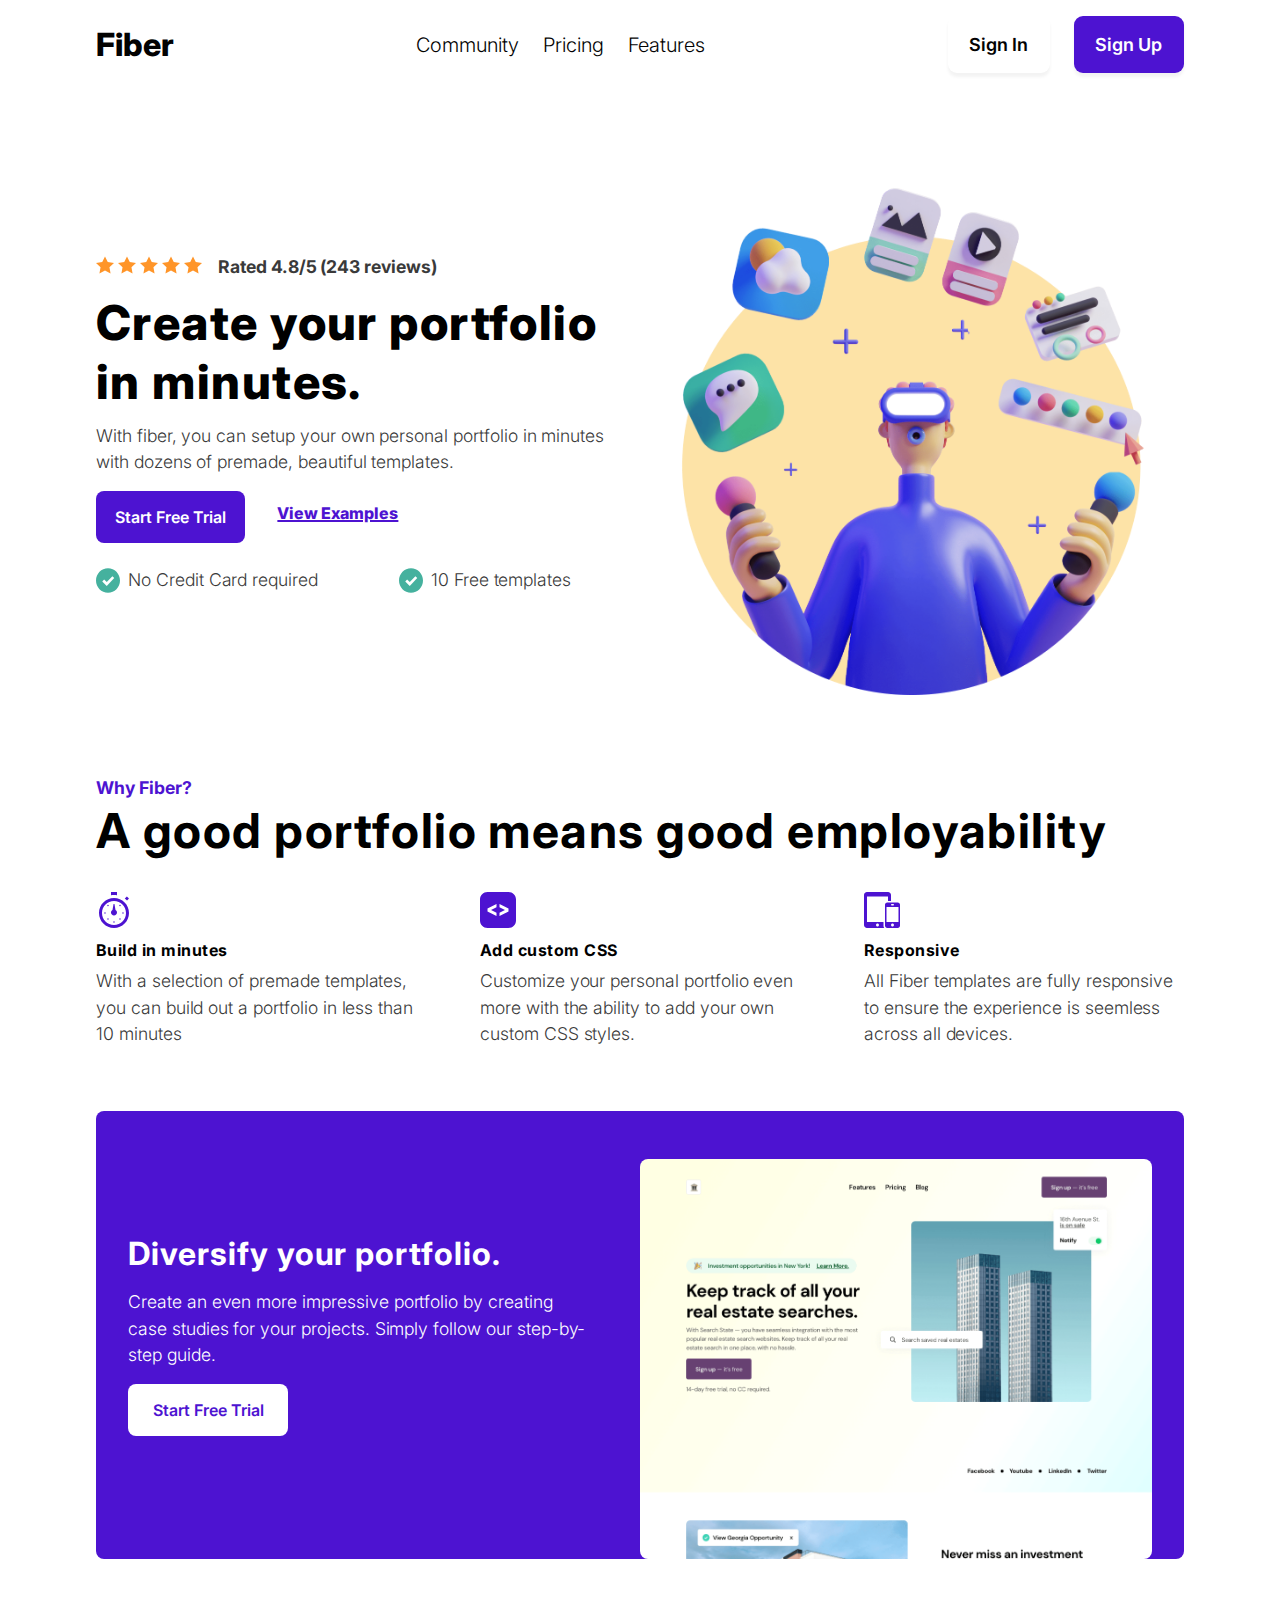
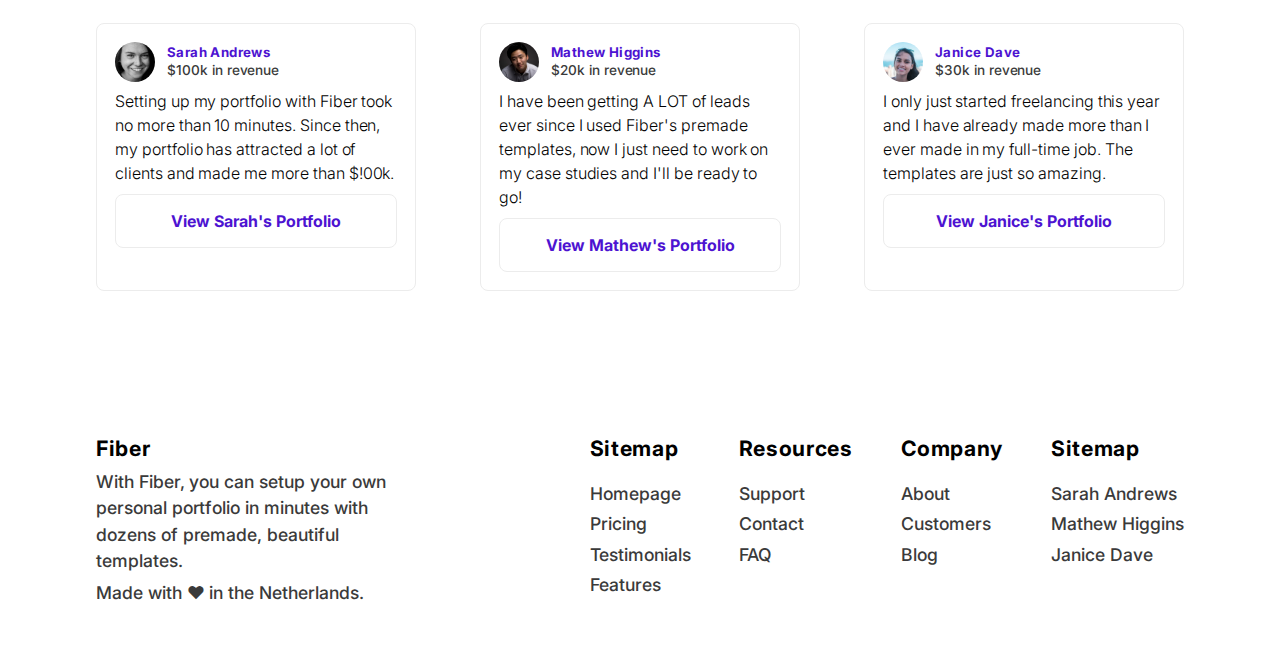
<file: index.html>
<!DOCTYPE html>
<html lang="en">
  <head>
    <meta charset="UTF-8" />
    <meta http-equiv="X-UA-Compatible" content="IE=edge" />
    <meta name="viewport" content="width=device-width, initial-scale=1.0" />
    <title>Fiber Landing Page</title>

    <link rel="stylesheet" href="./style.css" />
    <!-- GOOGLE FONTS -->
    <link rel="preconnect" href="https://fonts.gstatic.com" />
    <link
      href="https://fonts.googleapis.com/css2?family=Inter:wght@300;400;600;700;800&display=swap"
      rel="stylesheet"
    />
  </head>
  <body>
    <header class="header section-center">
      <div class="mobile-nav-wrapper flex">
        <a href="#" class="logo">Fiber</a>
        <button class="hamburguer">
          <img
            src="./assets/hamburguer.svg"
            alt="Open navigation menu"
            class="svg svg--hamburguer"
          />
        </button>
      </div>

      <nav class="nav">
        <ul class="nav__left-items flex">
          <li class="nav__item">
            <a href="#">Community</a>
          </li>
          <li class="nav__item">
            <a href="#">Pricing</a>
          </li>
          <li class="nav__item">
            <a href="#">Features</a>
          </li>
        </ul>

        <ul class="nav__right-items flex">
          <li>
            <a href="" class="btn btn--white clr-black">Sign In</a>
          </li>
          <li>
            <a href="./sign-up.html" class="btn">Sign Up</a>
          </li>
        </ul>
      </nav>
    </header>

    <section class="section-hero section-center">
      <div class="section-hero__img-wrapper">
        <img
          srcset="
            ./assets/hero-illustration-sm.png  482w,
            ./assets/hero-illustration-md.png  771w,
            ./assets/hero-illustration.png    2474w
          "
          sizes="(max-width: 600px) 482px,
          (max-width: 900px) 771px,
          2474px"
          src="./assets/hero-illustration.png"
          alt=""
          class="svg section-hero__img"
        />
      </div>
      <div class="section-hero__info flex">
        <!--  -->
        <div class="rating">
          <div class="rating__stars">
            <img src="./assets/star.svg" alt="" class="svg svg--star" />
            <img src="./assets/star.svg" alt="" class="svg svg--star" />
            <img src="./assets/star.svg" alt="" class="svg svg--star" />
            <img src="./assets/star.svg" alt="" class="svg svg--star" />
            <img src="./assets/star.svg" alt="" class="svg svg--star" />
          </div>
          <p class="rating__text">Rated 4.8/5 (243 reviews)</p>
        </div>
        <!--  -->
        <h1>Create your portfolio in minutes.</h1>
        <p>
          With fiber, you can setup your own personal portfolio in minutes with
          dozens of premade, beautiful templates.
        </p>
        <!--  -->
        <div class="section-hero__links">
          <a href="#" class="btn">Start Free Trial</a>
          <a href="#" class="stylized-link">View Examples</a>
        </div>
        <!--  -->
        <div class="checks flex flex--column">
          <div class="checks__item flex">
            <img src="./assets/checkmark.svg" alt="" class="svg svg--check" />
            <p>No Credit Card required</p>
          </div>
          <div class="checks__item flex">
            <img src="./assets/checkmark.svg" alt="" class="svg svg--check" />
            <p>10 Free templates</p>
          </div>
        </div>
        <!--  -->
      </div>
    </section>

    <section class="section-why-fiber section-center">
      <p>Why Fiber?</p>
      <h3>A good portfolio means good employability</h3>
    </section>

    <section id="features" class="section section-cards section-center">
      <!-- card -->
      <div class="card">
        <img src="./assets/time.svg" alt="" class="svg svg--card" />
        <h4>Build in minutes</h4>
        <p>
          With a selection of premade templates, you can build out a portfolio
          in less than 10 minutes
        </p>
      </div>
      <!-- card -->
      <div class="card">
        <img src="./assets/code.svg" alt="" class="svg svg--card" />
        <h4>Add custom CSS</h4>
        <p>
          Customize your personal portfolio even more with the ability to add
          your own custom CSS styles.
        </p>
      </div>
      <!-- card -->
      <div class="card">
        <img src="./assets/all-sizes.svg" alt="" class="svg svg--card" />
        <h4>Responsive</h4>
        <p>
          All Fiber templates are fully responsive to ensure the experience is
          seemless across all devices.
        </p>
      </div>
    </section>

    <section class="section-free-trial section-center flex">
      <div class="section-free-trial__info flex flex--column">
        <h2>Diversify your portfolio.</h2>
        <p>
          Create an even more impressive portfolio by creating case studies for
          your projects. Simply follow our step-by-step guide.
        </p>
        <a href="#" class="btn btn--white clr-purple">Start Free Trial</a>
      </div>
      <img
        srcset="
          ./assets/page-image-sm.png  482w,
          ./assets/page-image-md.png  771w,
          ./assets/page-image.png    2308w
        "
        sizes="(max-width: 600px) 482px,
          (max-width: 900px) 771px,
          2308px"
        src="./assets/page-image.png"
        alt=""
        class="svg section-hero__img"
      />
    </section>

    <section id="testimonials" class="section-testimonials section-center">
      <!-- testimonial -->
      <div class="testimonial">
        <div class="testimonial__person-info flex">
          <img
            src="./assets/user-avatar.svg"
            alt="A picture of Sarah"
            class="svg svg--avatar"
          />
          <div class="flex flex--column">
            <h5>Sarah Andrews</h5>
            <p>$100k in revenue</p>
          </div>
        </div>
        <!--  -->
        <div class="testimonial__feedback">
          <p>
            Setting up my portfolio with Fiber took no more than 10 minutes.
            Since then, my portfolio has attracted a lot of clients and made me
            more than $!00k.
          </p>
        </div>
        <!--  -->
        <a href="#" class="btn btn--white clr-purple">View Sarah's Portfolio</a>
      </div>
      <!-- testimonial -->
      <div class="testimonial">
        <div class="testimonial__person-info flex">
          <img
            src="./assets/user-avatar-2.svg"
            alt="A picture of Mathew"
            class="svg svg--avatar"
          />
          <div class="flex flex--column">
            <h5>Mathew Higgins</h5>
            <p>$20k in revenue</p>
          </div>
        </div>
        <!--  -->
        <div class="testimonial__feedback">
          <p>
            I have been getting A LOT of leads ever since I used Fiber's premade
            templates, now I just need to work on my case studies and I'll be
            ready to go!
          </p>
        </div>
        <!--  -->
        <a href="#" class="btn btn--white clr-purple"
          >View Mathew's Portfolio</a
        >
      </div>
      <!-- testimonial -->
      <div class="testimonial">
        <div class="testimonial__person-info flex">
          <img
            src="./assets/user-avatar-3.svg"
            alt="A picture of janice"
            class="svg svg--avatar"
          />
          <div class="flex flex--column">
            <h5>Janice Dave</h5>
            <p>$30k in revenue</p>
          </div>
        </div>
        <!--  -->
        <div class="testimonial__feedback">
          <p>
            I only just started freelancing this year and I have already made
            more than I ever made in my full-time job. The templates are just so
            amazing.
          </p>
        </div>
        <!--  -->
        <a href="#" class="btn btn--white clr-purple"
          >View Janice's Portfolio</a
        >
      </div>
    </section>
    <!--  -->
    <footer class="footer section-center flex">
      <div class="footer__item flex flex--column">
        <h6 class="footer__fiber">Fiber</h6>
        <p>
          With Fiber, you can setup your own personal portfolio in minutes with
          dozens of premade, beautiful templates.
        </p>
        <p>Made with ❤ in the Netherlands.</p>
      </div>

      <div class="footer__item flex flex--column">
        <h6>Sitemap</h6>
        <ul>
          <li><a href="#">Homepage</a></li>
          <li><a href="#">Pricing</a></li>
          <li><a href="#testimonials">Testimonials</a></li>
          <li><a href="#features">Features</a></li>
        </ul>
      </div>
      <div class="footer__item flex flex--column">
        <h6>Resources</h6>
        <ul>
          <li><a href="#">Support</a></li>
          <li><a href="#">Contact</a></li>
          <li><a href="#">FAQ</a></li>
        </ul>
      </div>
      <div class="footer__item flex flex--column">
        <h6>Company</h6>
        <ul>
          <li><a href="#">About</a></li>
          <li><a href="#">Customers</a></li>
          <li><a href="#">Blog</a></li>
        </ul>
      </div>
      <div class="footer__item flex flex--column">
        <h6>Sitemap</h6>
        <ul>
          <li><a href="#">Sarah Andrews</a></li>
          <li><a href="#">Mathew Higgins</a></li>
          <li><a href="#">Janice Dave</a></li>
        </ul>
      </div>
    </footer>
    <script src="./script.js"></script>
  </body>
</html>
</file>
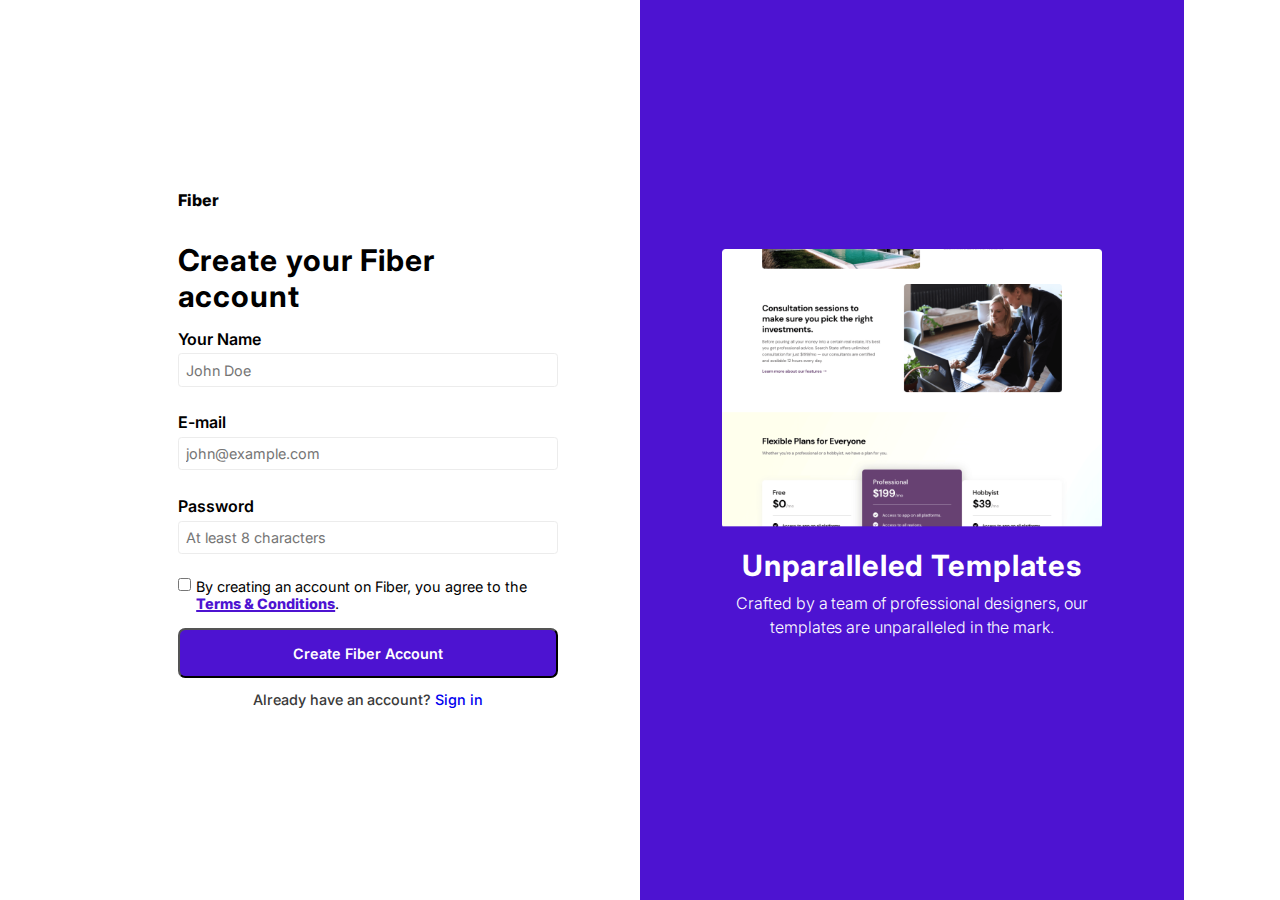
<file: sign-up.html>
<!DOCTYPE html>
<html lang="en">
  <head>
    <meta charset="UTF-8" />
    <meta http-equiv="X-UA-Compatible" content="IE=edge" />
    <meta name="viewport" content="width=device-width, initial-scale=1.0" />
    <title>Fiber - Sign Up</title>

    <link rel="stylesheet" href="./style.css" />
    <!-- GOOGLE FONTS -->
    <link rel="preconnect" href="https://fonts.gstatic.com" />
    <link
      href="https://fonts.googleapis.com/css2?family=Inter:wght@300;400;600;700;800&display=swap"
      rel="stylesheet"
    />
  </head>
  <body>
    <section class="signup-wrapper flex section-center">
      <article class="section-login-form-wrapper flex">
        <div class="section-login-form section-center flex flex--column">
          <a class="logo" href="index.html">Fiber</a>
          <h3 class="section-login-form__header">Create your Fiber account</h3>

          <form class="login-form" action="">
            <div class="login-form__text" id="user">
              <label class="form-label" for="name">Your Name</label>
              <input
                class="form-control"
                type="text"
                name="name"
                placeholder="John Doe"
                required
              />
            </div>
            <div class="login-form__text" id="email">
              <label class="form-label" for="email">E-mail</label>
              <input
                class="form-control"
                type="email"
                name="email"
                placeholder="john@example.com"
                required
              />
            </div>
            <div class="login-form__text" id="password">
              <label class="form-label" for="password">Password</label>
              <input
                class="form-control"
                type="password"
                name="password"
                placeholder="At least 8 characters"
                required
              />
            </div>
            <div class="terms-wrapper flex" id="terms">
              <input
                class="form-control--checkbox"
                type="checkbox"
                name="terms"
                required
              />
              <label class="form-label--terms" for="terms"
                >By creating an account on Fiber, you agree to the
                <a href="#" class="stylized-link fw-600">Terms & Conditions</a>.
              </label>
            </div>
            <input class="btn" type="submit" value="Create Fiber Account" />
          </form>
          <p>Already have an account? <a href="index.html">Sign in</a></p>
        </div>
      </article>

      <aside class="section-login-aside-wrapper flex">
        <div class="section-login-aside section-center flex flex--column">
          <div class="aside-img-wrapper flex flex--column">
            <img
              srcset="
                ./assets/sign-up-image.png     482w,
                ./assets/sign-up-image-md.png  771w,
                ./assets/sign-up-image.png    2128w
              "
              sizes="(max-width: 600px) 482px,
              (max-width: 900px) 771px,
              2128px"
              src="./assets/sign-up-image.png"
              alt=""
              class="aside__img"
            />
            <div class="section-login-aside__info flex flex--column">
              <h4>Unparalleled Templates</h4>
              <p>
                Crafted by a team of professional designers, our templates are
                unparalleled in the mark.
              </p>
            </div>
          </div>
        </div>
      </aside>
    </section>
  </body>
</html>
</file>
<file: style.css>
*,
*::before,
*::after {
  box-sizing: border-box;
  padding: 0;
  margin: 0;
}

:root {
  --clr-black: rgb(2, 2, 2);
  --clr-lgtest-gray: rgb(235, 235, 235);
  --clr-lgt-gray: rgb(236, 236, 236);
  --clr-gray: rgb(58, 58, 58);
  --clr-purple: #4d13d1;
  --clr-lgt-purple: #6a3ecf;
  --clr-white: rgb(255, 255, 255);

  --ff-inter: "Inter", sans-serif;

  --radius-lgt: 0.25em;
  --radius: 0.5em;

  --box-shadow-lgt: rgba(0, 0, 0, 0.05) 0px 0.1875em 0.1875em 0px;
  --box-shadow: rgba(0, 0, 0, 0.15) 0px 0.1875em 0.1875em 0px;
  --transition: 0.25s all ease;
}

/* // ======================== // */

html {
  scroll-behavior: smooth;
}

body {
  font-family: var(--ff-inter);
  font-weight: 300;
  overflow-x: hidden;
}

img {
  max-width: 100%;
}

button {
  background: transparent;
  border: none;
}

label {
  display: block;
  font-weight: 600;
}

button:not(.hamburguer),
input,
select,
textarea {
  font-family: inherit;
  font-size: 100%;
  margin: 0;
  padding: 0;
  width: 90%;
  transition: var(--transition);
}

input:focus {
  outline: none;
  border: 0.036rem solid var(--clr-purple);
  transform: scale(1.025);
}

h1,
h2,
h3,
h4,
h5,
h6 {
  margin: 0;
  padding: 0;
  letter-spacing: 0.03em;
}

h1 {
  font-weight: 800;
}

h3 {
  font-weight: 700;
  font-size: clamp(2rem, 1.5098rem + 2.0915vw, 3rem);
}

li {
  list-style: none;
  transition: var(--transition);
}

li:hover,
a:hover:not(.logo),
.btn:hover {
  transform: scale(1.05);
}

li:focus,
a:focus {
  outline: none;
  box-shadow: 0 0 0 0.1875em var(--clr-purple);
}

a {
  text-decoration: none;
  transition: var(--transition);
}

p {
  letter-spacing: -0.0027777778rem;
  line-height: 1.5;
  color: var(--clr-gray);
  font-size: clamp(1rem, 0.9566rem + 0.2013vw, 1.1rem);
}

.section-center {
  width: min(85%, 71.25rem);
  margin: 0 auto;
}

.flex {
  display: flex;
}

.flex--column {
  flex-direction: column;
}

.btn {
  display: inline-flex;
  justify-content: center;
  font-weight: 600;
  text-decoration: none;
  color: var(--clr-white);
  background: var(--clr-purple);
  padding: 1em 1.2em;
  border-radius: var(--radius);
  cursor: pointer;
  transition: var(--transition);
}

.btn:focus {
  outline: none;
  box-shadow: 0 0 0 0.1875em rgba(14, 15, 15, 0.829);
}

.btn--white {
  background: var(--clr-white);
}

.clr-black {
  color: var(--clr-black);
}

.clr-purple {
  color: var(--clr-purple);
}

.fw-600 {
  font-weight: 600;
}

.stylized-link {
  font-weight: 800;
  text-decoration: underline;
  text-decoration-thickness: 0.125em;
  color: var(--clr-purple);
}

.stylized-link:hover {
  color: var(--clr-lgt-purple);
}

/* HEADER */

.header {
  padding-top: 1em;
}

.mobile-nav-wrapper {
  height: 1.2rem;
  justify-content: space-between;
  align-items: center;
}

.logo {
  font-size: clamp(1.5rem, 1.125rem + 1.6667vw, 2rem);
  font-weight: 800;
  color: var(--clr-black);
}

.hamburguer {
  height: 100%;
  cursor: pointer;
  z-index: 100;
}

.svg--hamburguer img {
  height: auto;
}

/* NAVBAR */

.nav {
  display: none;
  position: absolute;
  top: 50%;
  left: 50%;
  transform: translate(-50%, -50%);
  height: auto;
  text-align: left;
  background: var(--clr-lgtest-gray);
  padding: 100vh 50vw;
  border-radius: var(--radius);
  box-shadow: var(--box-shadow);
}

.nav__left-items,
.nav__right-items {
  gap: clamp(1rem, 0.7549rem + 1.0458vw, 1.5rem);
}

.nav__left-items {
  flex-direction: column;
}

.nav__right-items {
  display: flex;
  flex-direction: column;
  margin-top: 4em;
}

.nav__item a {
  font-size: clamp(1rem, 0.8915rem + 0.5031vw, 1.25rem);
  color: var(--clr-black);
}

.nav__right-items a {
  font-size: 1.125rem;
  box-shadow: rgba(0, 0, 0, 0.05) 0px 0.1875em 0.1875em 0px;
  width: 100%;
}

/* HERO */

.section-hero {
  display: flex;
  flex-direction: column;
  justify-content: center;
  min-height: calc(100vh - 1.2rem);
}

.section-hero__img-wrapper {
  display: flex;
  justify-content: center;
  height: auto;
  align-self: center;
}

.section-hero__img-wrapper img {
  width: 90%;
  height: auto;
}

.section-hero__info {
  height: 100%;
  flex-direction: column;
  margin-top: 0.25em;
}

.section-hero__info h1 {
  font-weight: 800;
  font-size: clamp(2rem, 4vw, 3rem);
  margin: 0.25em 0;
}

.rating {
  display: none;
}

.section-hero__links {
  display: flex;
  flex-direction: column;
  align-content: center;
  text-align: center;
  margin-top: 1em;
  margin-bottom: 1.5em;
}

.section-hero__links a + a {
  margin-top: 0.75em;
}

.checks {
  gap: 0.75em;
}

.svg--check {
  margin-right: 0.5em;
}

/*  */
.show-menu {
  display: block;
}

/* WHY FIBER */

.section-why-fiber {
  margin: 5em auto 2em auto;
}

.section-why-fiber p {
  font-weight: 700;
  color: var(--clr-purple);
  margin-bottom: 0.75em;
}

/* CARDS */

.section-cards {
  display: grid;
  justify-items: center;
  grid-template-columns: repeat(auto-fit, minmax(12rem, 1fr));
  gap: clamp(2em, 8%, 4em);
  margin-bottom: 4em;
}

.svg--card {
  width: 2.25rem;
  height: auto;
}

.card h4 {
  margin: 0.5em 0;
}

/* FREE TRIAL */

.section-free-trial {
  flex-direction: column;
  padding: 3em 2em 0 2em;
  margin: 4em auto;
  background: var(--clr-purple);
  border-radius: var(--radius);
}

.section-free-trial h2,
.section-free-trial p {
  color: var(--clr-white);
}

.section-free-trial__info {
  align-self: center;
}

.section-free-trial h2 {
  font-size: clamp(1.8rem, 1.702rem + 0.4183vw, 2rem);
  margin-bottom: 0.5em;
}

.section-free-trial a {
  margin: 1em 0 3em 0;
}

.section-free-trial__info p {
  font-size: clamp(1.1rem, 1.35vw, 1.8rem);
}

.section-free-trial img {
  height: max(20rem, 25rem);
  -o-object-fit: cover;
  object-fit: cover;
  border-radius: var(--radius);
}

/* TESTIMONIALS */

.section-testimonials {
  display: grid;
  justify-items: center;
  grid-template-columns: repeat(auto-fit, minmax(15rem, 1fr));
  gap: clamp(2em, 8%, 4em);
  margin-bottom: 6em;
}

.testimonial {
  padding: 1.125em;
  border: 0.0625em var(--clr-lgt-gray) solid;
  border-radius: var(--radius);
  transition: var(--transition);
}

.testimonial:hover {
  transform: scale(1.03);
  box-shadow: var(--box-shadow);
}

.testimonial h5 {
  color: var(--clr-purple);
}

.testimonial .btn {
  width: 100%;
  font-weight: 700;
  border: 0.0625em var(--clr-lgt-gray) solid;
  border-radius: var(--radius);
  margin-top: 0.6em;
}

.testimonial .btn:hover {
  border: 0.0625em var(--clr-lgt-purple) solid;
}

.testimonial__person-info {
  align-items: center;
  margin-bottom: 0.4em;
}

.svg--avatar {
  height: 2.5em;
  margin-right: 0.75em;
}

.testimonial__person-info p {
  font-weight: 500;
  font-size: 0.85rem;
}

.testimonial__feedback p {
  font-size: clamp(0.8rem, 0.702rem + 0.4183vw, 1rem);
  color: var(--clr-black);
}

/* FOOTER */

.footer {
  flex-grow: 1;
  flex-wrap: wrap;
  gap: 3em;
  padding: 3em 0;
}

.footer h6 {
  font-weight: 700;
  font-size: clamp(1.2rem, 1.1387rem + 0.2614vw, 1.325rem);
  margin-bottom: 1em;
}

/* FIBER H6 */
.footer__fiber.footer__fiber {
  margin-bottom: 0.35em;
}

.footer__item p,
.footer__item a {
  font-weight: 500;
}

.footer__item p + p {
  margin-top: 0.3em;
}

.footer__item a:hover {
  transform: scale(1);
  color: var(--clr-purple);
}

.footer__item li + li {
  margin-top: 0.6em;
}

.footer__item a,
.footer__item p {
  font-size: clamp(0.8rem, 0.6529rem + 0.6275vw, 1.1rem);
  color: var(--clr-gray);
}

@media screen and (min-width: 37.5rem) {
  .checks {
    display: flex;
    flex-direction: row;
    justify-content: left;
  }

  .checks__item.checks__item {
    flex-grow: 1;
    margin: 0;
  }
}

@media screen and (min-width: 48rem) {
  .section-hero {
    margin-top: 5em;
    flex-direction: row-reverse;
    min-height: auto;
  }

  .section-hero__img-wrapper {
    width: 50%;
  }

  .section-hero__img-wrapper img {
    width: 100%;
  }

  .rating {
    display: flex;
    align-items: center;
    gap: 1em;
  }

  .rating__text {
    font-weight: 700;
  }

  .section-hero__info {
    width: 50%;
    align-self: center;
    margin: 0;
  }

  .section-hero__links {
    flex-direction: row;
    gap: 2em;
  }

  .section-hero__links a {
    margin: 0;
  }

  .section-why-fiber p {
    margin-bottom: 0;
  }

  .section-free-trial {
    flex-direction: row;
    gap: 3em;
  }

  .section-free-trial > * {
    width: 50%;
  }

  .section-free-trial a {
    width: 10rem;
  }
}

@media screen and (min-width: 56.25rem) {
  .header {
    display: flex;
    justify-content: space-between;
    align-items: center;
  }

  .mobile-nav-wrapper {
    flex-grow: 1;
  }

  .nav {
    display: flex;
    flex-grow: 1;
    justify-content: space-between;
    align-items: center;
    background: transparent;
    box-shadow: none;
    flex-direction: row;
    inset: initial;
    transform: initial;
    position: initial;
    padding: 0;
  }

  .nav__left-items {
    flex-direction: row;
  }

  .nav__right-items.btn,
  .nav__item.nav__item {
    margin: 0;
  }

  .nav__right-items {
    flex-direction: row;
    margin: 0;
  }

  .hamburguer {
    display: none;
  }
}

@media screen and (min-width: 75rem) {
  /* change first foot's item width */
  .footer .footer__item:nth-child(1) {
    width: 30%;
    margin-right: auto;
  }
}

/* // SIGN UP PAGE // */

.signup-wrapper {
  justify-content: center;
  /* align-items: center; */
}

.signup-wrapper .logo {
  margin-bottom: 2em;
  font-size: initial;
}

.section-login-form-wrapper,
.section-login-aside-wrapper {
  min-height: 100vh;
}

.section-login-form-wrapper,
.section-login-aside-wrapper {
  width: min(85%, 71.25rem);
  align-items: center;
}

.section-login-form {
  width: 100%;
  justify-content: center;
}

.login-form {
  justify-content: space-evenly;
  gap: 0.5em;
  height: 100%;
}

.login-form__text + .login-form__text {
  margin-top: 1.6em;
}

.section-login-form__header {
  font-size: clamp(1.625rem, 1.5179rem + 0.4762vw, 1.875rem);
  margin-bottom: 0.5em;
}

.form-control {
  font-size: 0.9rem;
  width: 100%;
  background: transparent;
  padding: 0.5em;
  color: var(--clr-gray);
  border: 0.063rem solid var(--clr-lgt-gray);
  border-radius: var(--radius-lgt);
}

.terms-wrapper {
  margin: 1.5em 0 1em 0;
  align-items: flex-start;
  gap: 0.35em;
}

.form-control--checkbox {
  display: inline-flex;
  width: auto;
  cursor: pointer;
}

.form-label {
  font-size: clamp(0.9rem, 0.825rem + 0.3333vw, 1rem);
  margin-bottom: 0.3em;
}

.form-label--terms {
  font-weight: 400;
  font-size: 0.9rem;
}

.login-form .btn {
  font-size: 0.9rem;
  width: 100%;
  margin-bottom: 0.75em;
}

.section-login-form > p {
  font-weight: 500;
  text-align: center;
  font-size: 0.9rem;
}

.section-login-aside-wrapper {
  background: var(--clr-purple);
}

.section-login-aside__info {
  text-align: center;
  color: var(--clr-white);
  gap: 0.5em;
  margin: 1.25em 0 0.75em 0;
}

.section-login-aside__info h4 {
  font-size: 1.825rem;
}

.section-login-aside__info p {
  font-size: 1rem;
  color: var(--clr-white);
}

.aside-img-wrapper {
  height: 50%;
}

.aside__img {
  width: 100%;
}

/* hides on mobile size */
.section-login-aside-wrapper {
  display: none;
  width: 50%;
}

@media screen and (min-width: 56.25rem) {
  .section-login-form {
    width: 70%;
    align-self: center;
  }

  .section-login-form-wrapper {
    width: 50%;
  }

  .section-login-form,
  .section-login-aside {
    margin-top: 0rem;
  }

  .section-login-aside-wrapper {
    display: flex;
  }

  .section-login-aside {
    width: 70%;
  }

  .section-login-aside {
    align-self: center;
  }
}
</file>
